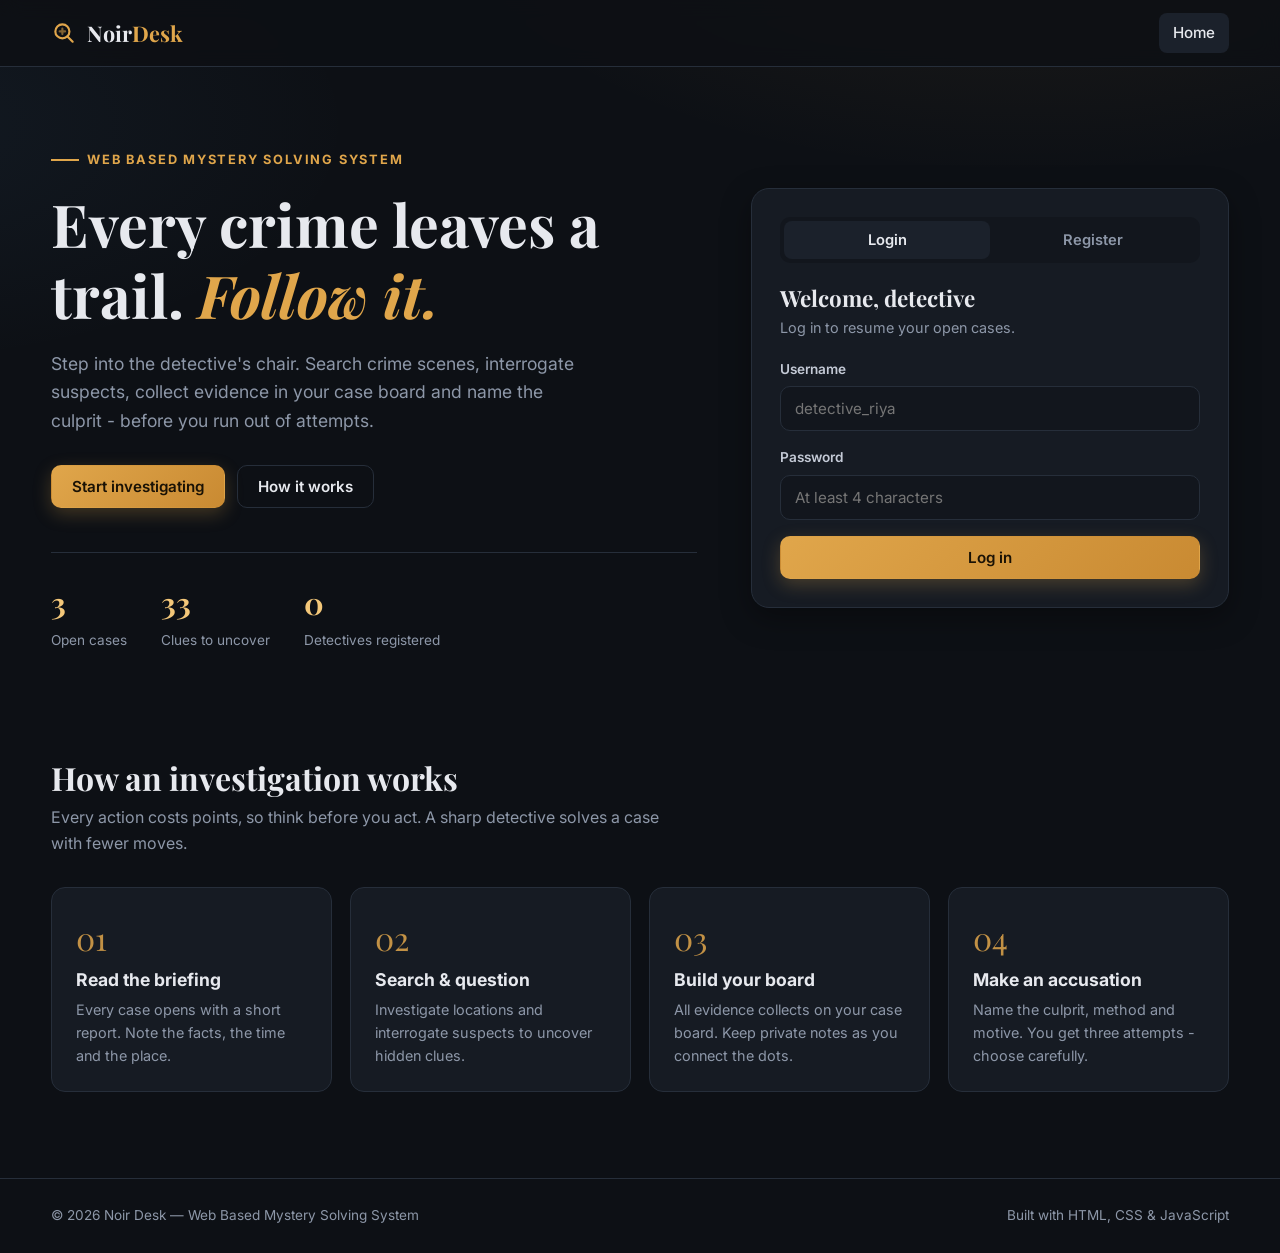
<file: index.html>
<!DOCTYPE html>
<html lang="en">
<head>
  <meta charset="UTF-8">
  <meta name="viewport" content="width=device-width, initial-scale=1">
  <title>Noir Desk | Web Based Mystery Solving System</title>
  <meta name="description" content="Investigate cases, question suspects, collect clues and name the culprit.">
  <link rel="preconnect" href="https://fonts.googleapis.com">
  <link rel="preconnect" href="https://fonts.gstatic.com" crossorigin>
  <link href="https://fonts.googleapis.com/css2?family=Inter:wght@400;500;600;700&family=Playfair+Display:wght@600;700;800&display=swap" rel="stylesheet">
  <link rel="stylesheet" href="css/style.css">
</head>
<body>
  <div id="nav"></div>

  <main>
    <section class="hero">
      <div class="container hero-grid">
        <div>
          <span class="eyebrow">Web Based Mystery Solving System</span>
          <h1>Every crime leaves a trail. <em>Follow it.</em></h1>
          <p class="lead">Step into the detective's chair. Search crime scenes, interrogate suspects, collect evidence in your case board and name the culprit - before you run out of attempts.</p>
          <div class="hero-actions" id="heroActions"></div>
          <div class="stats">
            <div><b id="statCases">3</b><span>Open cases</span></div>
            <div><b id="statClues">33</b><span>Clues to uncover</span></div>
            <div><b id="statUsers">0</b><span>Detectives registered</span></div>
          </div>
        </div>

        <div class="auth-card" id="authCard"></div>
      </div>
    </section>

    <section class="section" id="how">
      <div class="container">
        <div class="section-head">
          <h2>How an investigation works</h2>
          <p>Every action costs points, so think before you act. A sharp detective solves a case with fewer moves.</p>
        </div>
        <div class="steps">
          <div class="step"><div class="no">01</div><h3>Read the briefing</h3><p>Every case opens with a short report. Note the facts, the time and the place.</p></div>
          <div class="step"><div class="no">02</div><h3>Search &amp; question</h3><p>Investigate locations and interrogate suspects to uncover hidden clues.</p></div>
          <div class="step"><div class="no">03</div><h3>Build your board</h3><p>All evidence collects on your case board. Keep private notes as you connect the dots.</p></div>
          <div class="step"><div class="no">04</div><h3>Make an accusation</h3><p>Name the culprit, method and motive. You get three attempts - choose carefully.</p></div>
        </div>
      </div>
    </section>
  </main>

  <div id="footer"></div>

  <script src="js/data.js"></script>
  <script src="js/common.js"></script>
  <script src="js/home.js"></script>
</body>
</html>
</file>
<file: css/style.css>
/* ==========================================================
   Noir Desk - Web Based Mystery Solving System
   Main stylesheet
   ========================================================== */

:root {
  --bg: #0d1015;
  --bg-2: #12161d;
  --panel: #161b23;
  --panel-2: #1b212b;
  --line: #262e3a;
  --text: #e7e9ee;
  --muted: #8d97a8;
  --accent: #e0a64b;
  --accent-2: #f3c779;
  --danger: #e5534b;
  --ok: #3fb27f;
  --info: #5b9bd5;
  --radius: 14px;
  --shadow: 0 10px 30px rgba(0, 0, 0, .35);
  --serif: "Playfair Display", Georgia, "Times New Roman", serif;
  --sans: "Inter", system-ui, -apple-system, "Segoe UI", Roboto, sans-serif;
}

* { box-sizing: border-box; margin: 0; padding: 0; }
html { scroll-behavior: smooth; }
body {
  font-family: var(--sans);
  background:
    radial-gradient(1000px 500px at 80% -10%, rgba(224, 166, 75, .09), transparent 60%),
    radial-gradient(800px 400px at -10% 10%, rgba(91, 155, 213, .07), transparent 60%),
    var(--bg);
  color: var(--text);
  line-height: 1.6;
  min-height: 100vh;
  display: flex;
  flex-direction: column;
}
main { flex: 1; }
a { color: var(--accent); text-decoration: none; }
a:hover { color: var(--accent-2); }
h1, h2, h3 { font-family: var(--serif); font-weight: 700; line-height: 1.2; }
.container { width: min(1180px, 92%); margin: 0 auto; }
.muted { color: var(--muted); }
.hidden { display: none !important; }

/* ---------- Navbar ---------- */
.nav {
  position: sticky; top: 0; z-index: 50;
  background: rgba(13, 16, 21, .85);
  backdrop-filter: blur(10px);
  border-bottom: 1px solid var(--line);
}
.nav-inner { display: flex; align-items: center; justify-content: space-between; height: 66px; }
.brand { display: flex; align-items: center; gap: 10px; color: var(--text); font-family: var(--serif); font-size: 1.35rem; font-weight: 700; }
.brand:hover { color: var(--text); }
.brand svg { width: 26px; height: 26px; color: var(--accent); }
.brand span em { color: var(--accent); font-style: normal; }
.nav-links { display: flex; align-items: center; gap: 6px; }
.nav-links a { color: var(--muted); padding: 8px 14px; border-radius: 8px; font-size: .95rem; font-weight: 500; }
.nav-links a:hover, .nav-links a.active { color: var(--text); background: var(--panel-2); }
.nav-user { display: flex; align-items: center; gap: 10px; margin-left: 10px; padding-left: 14px; border-left: 1px solid var(--line); }
.avatar { width: 34px; height: 34px; border-radius: 50%; background: linear-gradient(135deg, var(--accent), #b9772a); color: #1a1205; display: grid; place-items: center; font-weight: 700; font-size: .9rem; flex: none; }
.nav-user small { color: var(--muted); display: block; line-height: 1.1; font-size: .72rem; }
.nav-user b { font-size: .88rem; line-height: 1.2; }

/* ---------- Buttons / inputs ---------- */
.btn {
  display: inline-flex; align-items: center; justify-content: center; gap: 8px;
  padding: 11px 20px; border-radius: 10px; border: 1px solid transparent;
  font: 600 .95rem var(--sans); cursor: pointer; transition: .18s; color: var(--text); background: var(--panel-2);
}
.btn:hover { transform: translateY(-1px); }
.btn:disabled { opacity: .45; cursor: not-allowed; transform: none; }
.btn-primary { background: linear-gradient(135deg, var(--accent), #c98a32); color: #1a1205; box-shadow: 0 6px 18px rgba(224, 166, 75, .25); }
.btn-primary:hover { color: #1a1205; box-shadow: 0 8px 22px rgba(224, 166, 75, .35); }
.btn-ghost { border-color: var(--line); background: transparent; }
.btn-ghost:hover { border-color: var(--accent); color: var(--accent); }
.btn-danger { background: rgba(229, 83, 75, .12); border-color: rgba(229, 83, 75, .4); color: #ff8a83; }
.btn-sm { padding: 7px 13px; font-size: .85rem; border-radius: 8px; }
.btn-block { width: 100%; }

label { display: block; font-size: .85rem; font-weight: 600; margin-bottom: 6px; color: #c4cad6; }
input, select, textarea {
  width: 100%; padding: 12px 14px; border-radius: 10px; background: var(--bg-2);
  border: 1px solid var(--line); color: var(--text); font: 400 .95rem var(--sans); transition: .15s;
}
input:focus, select:focus, textarea:focus { outline: none; border-color: var(--accent); box-shadow: 0 0 0 3px rgba(224, 166, 75, .15); }
textarea { resize: vertical; min-height: 110px; }
.field { margin-bottom: 16px; }
.form-error { background: rgba(229, 83, 75, .1); border: 1px solid rgba(229, 83, 75, .35); color: #ff9b95; padding: 10px 14px; border-radius: 10px; font-size: .88rem; margin-bottom: 14px; }

/* ---------- Hero ---------- */
.hero { padding: 76px 0 50px; }
.hero-grid { display: grid; grid-template-columns: 1.15fr .85fr; gap: 54px; align-items: center; }
.eyebrow { display: inline-flex; align-items: center; gap: 8px; color: var(--accent); font-size: .8rem; font-weight: 700; letter-spacing: .14em; text-transform: uppercase; margin-bottom: 18px; }
.eyebrow::before { content: ""; width: 28px; height: 2px; background: var(--accent); }
.hero h1 { font-size: clamp(2.3rem, 5vw, 3.7rem); margin-bottom: 20px; }
.hero h1 em { color: var(--accent); font-style: italic; }
.hero p.lead { color: var(--muted); font-size: 1.1rem; max-width: 540px; margin-bottom: 30px; }
.hero-actions { display: flex; gap: 12px; flex-wrap: wrap; }
.stats { display: flex; gap: 34px; margin-top: 44px; padding-top: 26px; border-top: 1px solid var(--line); }
.stats b { font-family: var(--serif); font-size: 1.9rem; display: block; color: var(--accent-2); }
.stats span { color: var(--muted); font-size: .85rem; }

.auth-card { background: var(--panel); border: 1px solid var(--line); border-radius: 18px; padding: 28px; box-shadow: var(--shadow); }
.auth-tabs { display: grid; grid-template-columns: 1fr 1fr; background: var(--bg-2); border-radius: 10px; padding: 4px; margin-bottom: 22px; }
.auth-tabs button { padding: 10px; border: 0; background: transparent; color: var(--muted); font: 600 .92rem var(--sans); border-radius: 8px; cursor: pointer; }
.auth-tabs button.on { background: var(--panel-2); color: var(--text); }
.auth-card h3 { margin-bottom: 4px; font-size: 1.4rem; }
.auth-card .sub { color: var(--muted); font-size: .9rem; margin-bottom: 20px; }
.welcome-box { text-align: center; padding: 14px 4px; }
.welcome-box .avatar { width: 64px; height: 64px; font-size: 1.5rem; margin: 0 auto 14px; }

/* ---------- Sections ---------- */
.section { padding: 56px 0; }
.section-head { margin-bottom: 30px; }
.section-head h2 { font-size: 2rem; margin-bottom: 8px; }
.section-head p { color: var(--muted); max-width: 640px; }
.steps { display: grid; grid-template-columns: repeat(4, 1fr); gap: 18px; }
.step { background: var(--panel); border: 1px solid var(--line); border-radius: var(--radius); padding: 24px; }
.step .no { font-family: var(--serif); font-size: 2rem; color: var(--accent); opacity: .85; }
.step h3 { font-size: 1.1rem; margin: 6px 0 8px; font-family: var(--sans); }
.step p { color: var(--muted); font-size: .9rem; }

.page-head { padding: 46px 0 18px; }
.page-head h1 { font-size: 2.3rem; margin-bottom: 8px; }
.page-head p { color: var(--muted); }

/* ---------- Case grid ---------- */
.filters { display: flex; gap: 8px; margin: 22px 0 26px; flex-wrap: wrap; }
.chip { padding: 8px 16px; border-radius: 999px; border: 1px solid var(--line); background: transparent; color: var(--muted); font: 600 .85rem var(--sans); cursor: pointer; }
.chip:hover { color: var(--text); border-color: #3a4556; }
.chip.on { background: var(--accent); border-color: var(--accent); color: #1a1205; }
.case-grid { display: grid; grid-template-columns: repeat(auto-fill, minmax(340px, 1fr)); gap: 22px; padding-bottom: 60px; }
.case-card { background: var(--panel); border: 1px solid var(--line); border-radius: var(--radius); overflow: hidden; display: flex; flex-direction: column; transition: .2s; }
.case-card:hover { transform: translateY(-4px); border-color: #38445a; box-shadow: var(--shadow); }
.case-cover { height: 130px; padding: 18px; display: flex; flex-direction: column; justify-content: space-between; position: relative; overflow: hidden; }
.case-cover::after { content: attr(data-no); position: absolute; right: 14px; bottom: -22px; font-family: var(--serif); font-size: 6.5rem; font-weight: 800; color: rgba(255, 255, 255, .07); line-height: 1; }
.case-body { padding: 20px; display: flex; flex-direction: column; gap: 10px; flex: 1; }
.case-body h3 { font-size: 1.28rem; }
.case-body p { color: var(--muted); font-size: .9rem; flex: 1; }
.case-meta { display: flex; justify-content: space-between; align-items: center; margin-top: 6px; font-size: .82rem; color: var(--muted); }
.badge { display: inline-block; padding: 3px 11px; border-radius: 999px; font-size: .72rem; font-weight: 700; letter-spacing: .05em; text-transform: uppercase; }
.b-easy { background: rgba(63, 178, 127, .15); color: #5fd3a0; }
.b-medium { background: rgba(224, 166, 75, .15); color: var(--accent-2); }
.b-hard { background: rgba(229, 83, 75, .15); color: #ff8f88; }
.b-solved { background: rgba(63, 178, 127, .18); color: #5fd3a0; }
.b-failed { background: rgba(229, 83, 75, .18); color: #ff8f88; }
.b-open { background: rgba(91, 155, 213, .18); color: #8fc0ec; }
.b-new { background: rgba(255, 255, 255, .08); color: #c4cad6; }

/* ---------- Case page ---------- */
.case-head { padding: 38px 0 22px; }
.crumbs { font-size: .85rem; color: var(--muted); margin-bottom: 12px; }
.case-head h1 { font-size: 2.4rem; margin: 10px 0; }
.briefing { background: var(--panel); border: 1px solid var(--line); border-left: 3px solid var(--accent); border-radius: var(--radius); padding: 20px 24px; color: #cdd2dc; }
.briefing b { color: var(--accent-2); font-family: var(--serif); letter-spacing: .04em; }
.case-layout { display: grid; grid-template-columns: 1fr 340px; gap: 24px; padding: 14px 0 70px; align-items: start; }
.tabs { display: flex; gap: 4px; border-bottom: 1px solid var(--line); margin-bottom: 20px; }
.tab { padding: 12px 18px; background: transparent; border: 0; border-bottom: 2px solid transparent; color: var(--muted); font: 600 .93rem var(--sans); cursor: pointer; margin-bottom: -1px; }
.tab:hover { color: var(--text); }
.tab.on { color: var(--accent); border-color: var(--accent); }
.tab .count { background: var(--panel-2); border-radius: 999px; padding: 1px 8px; font-size: .75rem; margin-left: 6px; color: var(--muted); }

.loc-grid { display: grid; grid-template-columns: repeat(2, 1fr); gap: 16px; }
.loc { background: var(--panel); border: 1px solid var(--line); border-radius: var(--radius); padding: 18px; display: flex; flex-direction: column; gap: 10px; }
.loc.done { border-color: rgba(63, 178, 127, .35); }
.loc h4 { font-size: 1.02rem; display: flex; justify-content: space-between; gap: 8px; align-items: center; }
.loc p { color: var(--muted); font-size: .9rem; }
.loc .result { color: #d4d9e2; font-size: .92rem; background: var(--bg-2); border-radius: 10px; padding: 12px 14px; border: 1px dashed var(--line); }
.found-tag { display: inline-block; margin: 6px 6px 0 0; font-size: .75rem; background: rgba(224, 166, 75, .12); color: var(--accent-2); padding: 3px 10px; border-radius: 999px; }

.sus-layout { display: grid; grid-template-columns: 230px 1fr; gap: 18px; }
.sus-list { display: flex; flex-direction: column; gap: 8px; }
.sus-btn { display: flex; align-items: center; gap: 12px; padding: 12px; border-radius: 12px; border: 1px solid var(--line); background: var(--panel); color: var(--text); cursor: pointer; text-align: left; font-family: var(--sans); }
.sus-btn:hover { border-color: #3a4556; }
.sus-btn.on { border-color: var(--accent); background: var(--panel-2); }
.sus-btn b { display: block; font-size: .93rem; line-height: 1.2; }
.sus-btn small { color: var(--muted); font-size: .76rem; }
.dossier { background: var(--panel); border: 1px solid var(--line); border-radius: var(--radius); padding: 22px; }
.dossier-top { display: flex; gap: 16px; align-items: center; margin-bottom: 14px; }
.dossier-top .avatar { width: 56px; height: 56px; font-size: 1.2rem; }
.dossier h3 { font-size: 1.35rem; }
.dossier p.bio { color: var(--muted); font-size: .92rem; margin-bottom: 18px; }
.qa { margin-bottom: 14px; }
.q { font-weight: 600; font-size: .9rem; color: var(--accent-2); margin-bottom: 4px; }
.a { background: var(--bg-2); border-left: 3px solid var(--line); padding: 11px 14px; border-radius: 0 10px 10px 0; font-size: .92rem; color: #d4d9e2; }
.ask-btn { display: block; width: 100%; text-align: left; padding: 11px 14px; border-radius: 10px; border: 1px dashed #364154; background: transparent; color: var(--text); font: 500 .9rem var(--sans); cursor: pointer; margin-bottom: 10px; }
.ask-btn:hover:not(:disabled) { border-color: var(--accent); color: var(--accent-2); }
.ask-btn:disabled { opacity: .4; cursor: not-allowed; }

.clue-list { display: grid; gap: 14px; }
.clue { background: var(--panel); border: 1px solid var(--line); border-radius: var(--radius); padding: 16px 18px; position: relative; }
.clue::before { content: ""; position: absolute; left: 0; top: 14px; bottom: 14px; width: 3px; border-radius: 3px; background: var(--info); }
.clue.t-Forensic::before { background: var(--danger); }
.clue.t-Document::before { background: var(--accent); }
.clue.t-Testimony::before { background: var(--ok); }
.clue.t-Digital::before { background: #a97be0; }
.clue .top { display: flex; justify-content: space-between; align-items: center; margin-bottom: 4px; gap: 10px; }
.clue h4 { font-size: 1rem; font-family: var(--sans); }
.clue .type { font-size: .7rem; letter-spacing: .08em; text-transform: uppercase; color: var(--muted); }
.clue p { color: #c4cad6; font-size: .92rem; }
.empty { text-align: center; padding: 50px 20px; border: 1px dashed var(--line); border-radius: var(--radius); color: var(--muted); }

.side-card { background: var(--panel); border: 1px solid var(--line); border-radius: var(--radius); padding: 20px; margin-bottom: 16px; }
.side-card h4 { font-family: var(--sans); font-size: .78rem; text-transform: uppercase; letter-spacing: .12em; color: var(--muted); margin-bottom: 14px; }
.score-big { font-family: var(--serif); font-size: 2.6rem; color: var(--accent-2); line-height: 1; }
.kv { display: flex; justify-content: space-between; padding: 8px 0; border-bottom: 1px solid var(--line); font-size: .9rem; }
.kv:last-of-type { border-bottom: 0; }
.kv span { color: var(--muted); }
.pips { display: flex; gap: 6px; }
.pip { width: 20px; height: 8px; border-radius: 4px; background: var(--line); }
.pip.used { background: var(--danger); }
.hint-box { background: var(--bg-2); border-radius: 10px; padding: 10px 12px; font-size: .88rem; color: #cdd2dc; margin-bottom: 8px; border-left: 3px solid var(--info); }
.side-card .btn + .btn { margin-top: 10px; }
.sticky { position: sticky; top: 86px; }

.verdict { border-radius: var(--radius); padding: 24px; margin-bottom: 22px; border: 1px solid; }
.verdict.win { background: rgba(63, 178, 127, .08); border-color: rgba(63, 178, 127, .4); }
.verdict.lose { background: rgba(229, 83, 75, .07); border-color: rgba(229, 83, 75, .4); }
.verdict h2 { font-size: 1.6rem; margin-bottom: 8px; }
.verdict .sol { margin: 14px 0; display: grid; grid-template-columns: repeat(3, 1fr); gap: 10px; }
.verdict .sol div { background: rgba(0, 0, 0, .25); border-radius: 10px; padding: 10px 14px; font-size: .88rem; }
.verdict .sol small { display: block; color: var(--muted); text-transform: uppercase; font-size: .68rem; letter-spacing: .1em; }
.verdict p { color: #cdd2dc; font-size: .95rem; }

/* ---------- Modal / Toast ---------- */
.overlay { position: fixed; inset: 0; background: rgba(5, 7, 10, .75); backdrop-filter: blur(4px); z-index: 100; display: grid; place-items: center; padding: 20px; }
.modal { background: var(--panel); border: 1px solid var(--line); border-radius: 18px; width: min(520px, 100%); padding: 28px; box-shadow: var(--shadow); max-height: 92vh; overflow: auto; }
.modal h3 { font-size: 1.5rem; margin-bottom: 6px; }
.modal .sub { color: var(--muted); font-size: .9rem; margin-bottom: 20px; }
.modal-actions { display: flex; gap: 10px; justify-content: flex-end; margin-top: 8px; }
.feedback { padding: 12px 14px; border-radius: 10px; margin-bottom: 16px; font-size: .9rem; background: rgba(229, 83, 75, .1); border: 1px solid rgba(229, 83, 75, .35); color: #ff9b95; }

.toasts { position: fixed; right: 20px; bottom: 20px; z-index: 200; display: flex; flex-direction: column; gap: 10px; }
.toast { background: var(--panel-2); border: 1px solid var(--line); border-left: 3px solid var(--accent); padding: 12px 18px; border-radius: 10px; box-shadow: var(--shadow); font-size: .9rem; animation: slidein .3s ease; max-width: 340px; }
.toast.err { border-left-color: var(--danger); }
.toast.ok { border-left-color: var(--ok); }
@keyframes slidein { from { transform: translateX(30px); opacity: 0; } to { transform: none; opacity: 1; } }

/* ---------- Leaderboard ---------- */
.table-wrap { background: var(--panel); border: 1px solid var(--line); border-radius: var(--radius); overflow: hidden; }
table { width: 100%; border-collapse: collapse; }
th, td { padding: 15px 20px; text-align: left; font-size: .93rem; }
th { background: var(--panel-2); color: var(--muted); font-size: .74rem; text-transform: uppercase; letter-spacing: .1em; }
tr + tr td { border-top: 1px solid var(--line); }
tr.me td { background: rgba(224, 166, 75, .07); }
.rank { font-family: var(--serif); font-size: 1.15rem; color: var(--accent-2); }
.user-cell { display: flex; align-items: center; gap: 12px; }
.profile-grid { display: grid; grid-template-columns: repeat(4, 1fr); gap: 16px; margin: 22px 0 30px; }
.stat-card { background: var(--panel); border: 1px solid var(--line); border-radius: var(--radius); padding: 20px; }
.stat-card b { font-family: var(--serif); font-size: 2rem; color: var(--accent-2); display: block; }
.stat-card span { color: var(--muted); font-size: .85rem; }

/* ---------- Footer ---------- */
.footer { border-top: 1px solid var(--line); padding: 26px 0; color: var(--muted); font-size: .85rem; margin-top: 30px; }
.footer .container { display: flex; justify-content: space-between; flex-wrap: wrap; gap: 8px; }

/* ---------- Responsive ---------- */
@media (max-width: 980px) {
  .hero-grid, .case-layout { grid-template-columns: 1fr; }
  .steps, .profile-grid { grid-template-columns: repeat(2, 1fr); }
  .sticky { position: static; }
}
@media (max-width: 680px) {
  .loc-grid, .sus-layout, .verdict .sol { grid-template-columns: 1fr; }
  .sus-list { flex-direction: row; overflow-x: auto; }
  .sus-btn { min-width: 180px; }
  .steps, .profile-grid { grid-template-columns: 1fr; }
  .nav-user small, .nav-user b { display: none; }
  .nav-links a { padding: 8px 9px; font-size: .85rem; }
  .stats { gap: 22px; }
  th, td { padding: 12px 10px; font-size: .85rem; }
}
</file>
